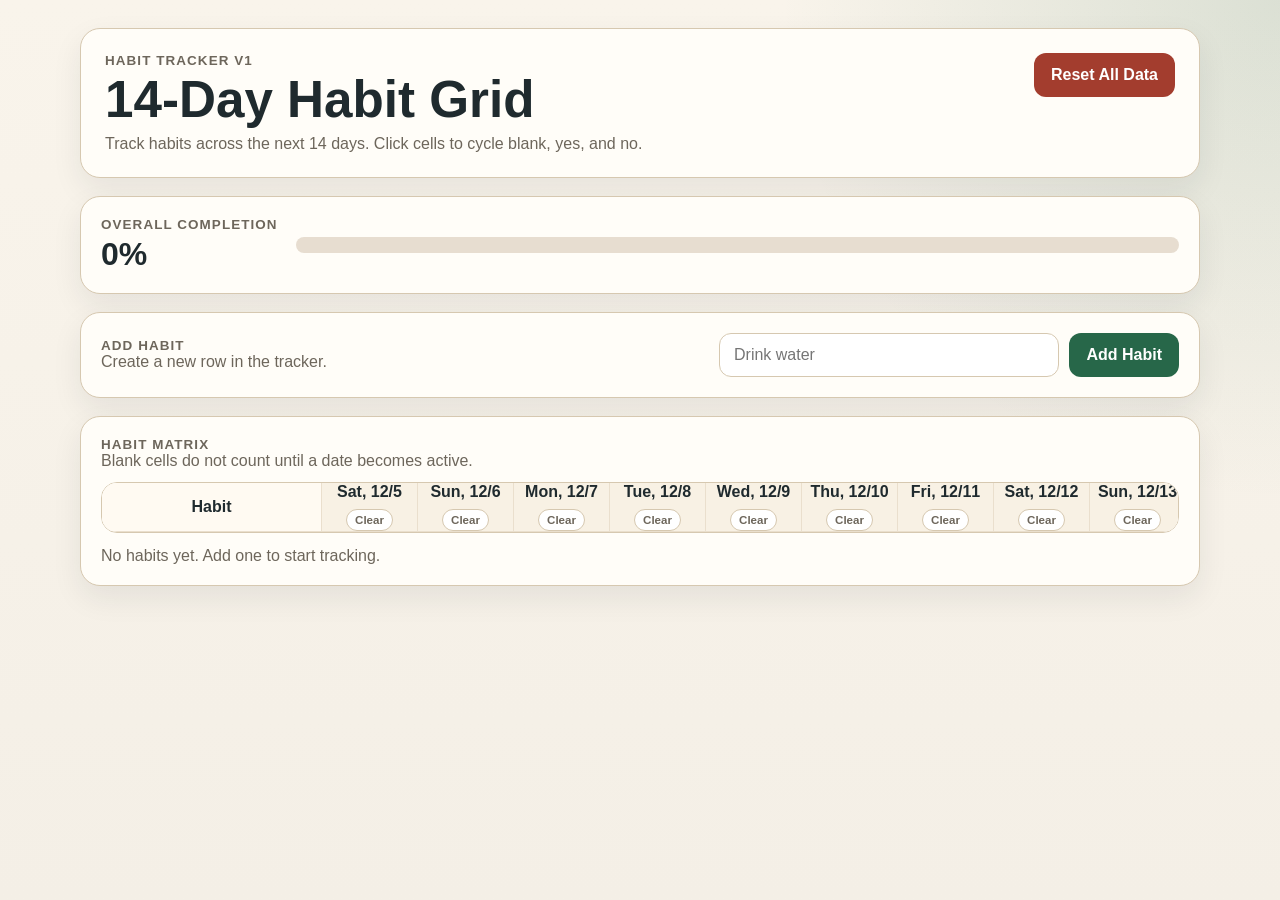
<file: habit-tracker_v1/index.html>
<!DOCTYPE html>
<html lang="en">
<head>
  <meta charset="UTF-8">
  <meta name="viewport" content="width=device-width, initial-scale=1.0">
  <title>Habit Tracker v1</title>
  <link rel="stylesheet" href="styles.css">
</head>
<body>
  <main class="app-shell">
    <header class="app-header">
      <div>
        <p class="eyebrow">Habit Tracker v1</p>
        <h1>14-Day Habit Grid</h1>
        <p class="subcopy">Track habits across the next 14 days. Click cells to cycle blank, yes, and no.</p>
      </div>
      <button id="resetButton" class="button button-danger" type="button">Reset All Data</button>
    </header>

    <section class="panel progress-panel" aria-labelledby="progressTitle">
      <div class="progress-copy">
        <p id="progressTitle" class="panel-label">Overall Completion</p>
        <p id="progressText" class="progress-text">0%</p>
      </div>
      <div class="progress-track" aria-hidden="true">
        <div id="progressFill" class="progress-fill"></div>
      </div>
    </section>

    <section class="panel controls-panel" aria-labelledby="addHabitTitle">
      <div class="controls-copy">
        <p id="addHabitTitle" class="panel-label">Add Habit</p>
        <p class="panel-subcopy">Create a new row in the tracker.</p>
      </div>
      <div class="add-habit-form">
        <label class="sr-only" for="habitInput">Habit name</label>
        <input id="habitInput" type="text" maxlength="80" placeholder="Drink water">
        <button id="addHabitButton" class="button" type="button">Add Habit</button>
      </div>
    </section>

    <section class="panel grid-panel" aria-labelledby="gridTitle">
      <div class="grid-header">
        <div>
          <p id="gridTitle" class="panel-label">Habit Matrix</p>
          <p class="panel-subcopy">Blank cells do not count until a date becomes active.</p>
        </div>
      </div>
      <div class="table-wrap">
        <table class="habit-table">
          <thead id="tableHead"></thead>
          <tbody id="tableBody"></tbody>
        </table>
      </div>
      <p id="emptyState" class="empty-state" hidden>No habits yet. Add one to start tracking.</p>
    </section>
  </main>

  <script src="script.js"></script>
</body>
</html>
</file>
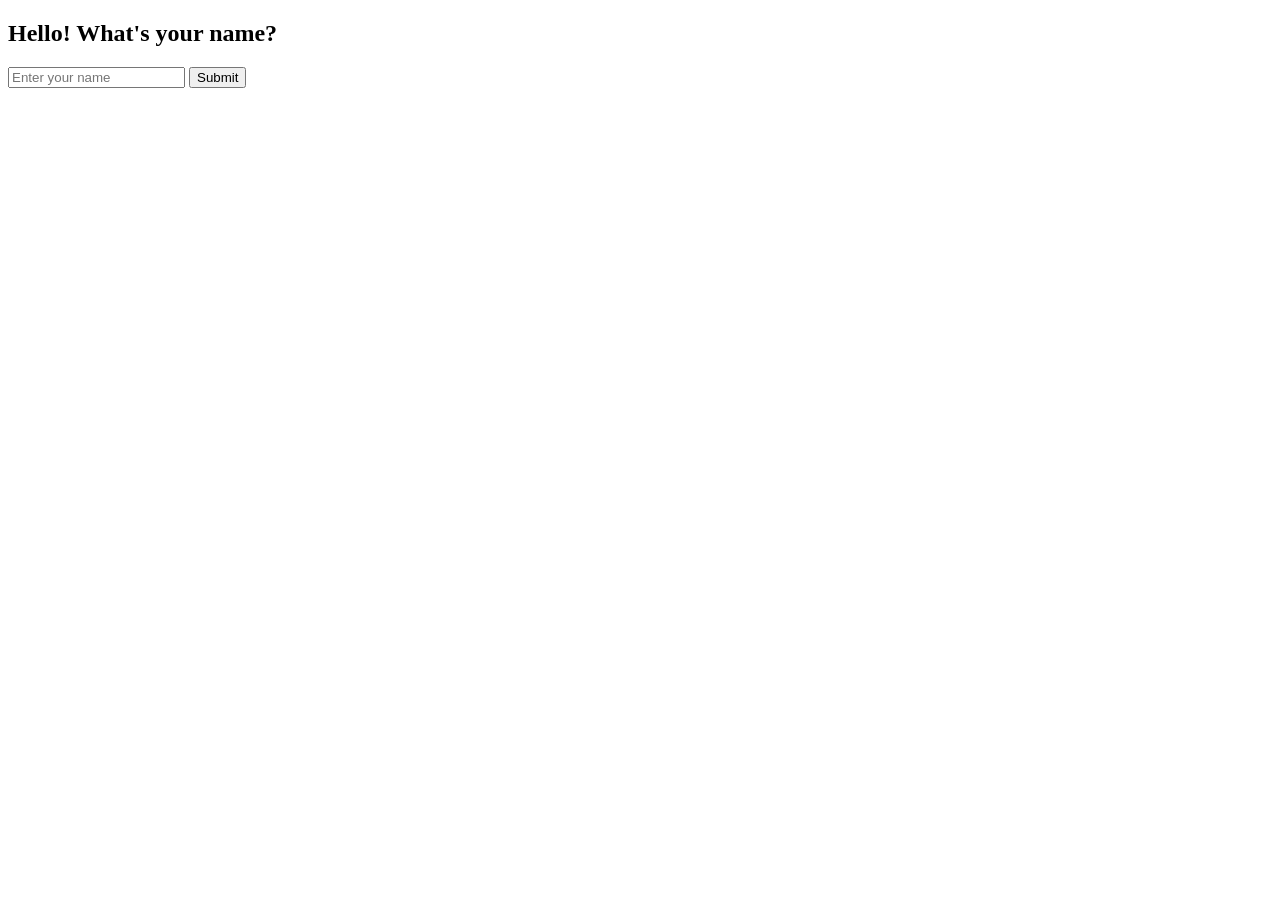
<file: web_app_hello_world/index.html>
<!DOCTYPE html>
<html>
<head>
    <title>Hello App</title>
</head>
<body>
    <h2>Hello! What's your name?</h2>

    <input type="text" id="nameInput" placeholder="Enter your name">
    <button onclick="sayHello()">Submit</button>

    <p id="output"></p>

    <script src="script.js"></script>
</body>
</html>
</file>
<file: habit-tracker_v1/styles.css>
:root {
  --bg: #f4efe6;
  --panel: #fffdf8;
  --panel-border: #d6c8b0;
  --ink: #1f2a2e;
  --muted: #6d665b;
  --accent: #276749;
  --accent-soft: #d7eadc;
  --danger: #a33d2e;
  --danger-soft: #f6ddd7;
  --shadow: rgba(31, 42, 46, 0.08);
  --blank: #fffaf0;
  --yes: #dff3e5;
  --no: #f8e0dc;
}

* {
  box-sizing: border-box;
}

body {
  margin: 0;
  font-family: "Avenir Next", "Segoe UI", sans-serif;
  color: var(--ink);
  background:
    radial-gradient(circle at top right, rgba(39, 103, 73, 0.14), transparent 32%),
    linear-gradient(180deg, #f9f4eb 0%, var(--bg) 100%);
  min-height: 100vh;
}

button,
input {
  font: inherit;
}

.app-shell {
  width: min(1120px, calc(100% - 32px));
  margin: 0 auto;
  padding: 28px 0 40px;
}

.app-header,
.panel {
  background: var(--panel);
  border: 1px solid var(--panel-border);
  border-radius: 20px;
  box-shadow: 0 12px 30px var(--shadow);
}

.app-header {
  display: flex;
  justify-content: space-between;
  gap: 16px;
  align-items: flex-start;
  padding: 24px;
  margin-bottom: 18px;
}

.eyebrow,
.panel-label {
  margin: 0;
  font-size: 0.84rem;
  font-weight: 700;
  text-transform: uppercase;
  letter-spacing: 0.08em;
  color: var(--muted);
}

h1 {
  margin: 8px 0 10px;
  font-size: clamp(2rem, 4vw, 3.2rem);
  line-height: 0.95;
}

.subcopy,
.panel-subcopy {
  margin: 0;
  color: var(--muted);
}

.progress-panel,
.controls-panel,
.grid-panel {
  padding: 20px;
  margin-bottom: 18px;
}

.progress-panel {
  display: grid;
  grid-template-columns: auto 1fr;
  gap: 18px;
  align-items: center;
}

.progress-text {
  margin: 4px 0 0;
  font-size: 2rem;
  font-weight: 800;
}

.progress-track {
  width: 100%;
  height: 16px;
  border-radius: 999px;
  background: #e7ddd0;
  overflow: hidden;
}

.progress-fill {
  height: 100%;
  width: 0%;
  background: linear-gradient(90deg, #2f855a, #5aa96d);
  border-radius: inherit;
  transition: width 0.18s ease;
}

.controls-panel {
  display: flex;
  justify-content: space-between;
  gap: 16px;
  align-items: center;
}

.add-habit-form {
  display: flex;
  gap: 10px;
  width: min(460px, 100%);
}

input[type="text"] {
  flex: 1;
  border: 1px solid var(--panel-border);
  border-radius: 12px;
  padding: 12px 14px;
  background: #fff;
  color: var(--ink);
}

input[type="text"]:focus {
  outline: 2px solid rgba(39, 103, 73, 0.2);
  border-color: var(--accent);
}

.button {
  border: 1px solid transparent;
  border-radius: 12px;
  padding: 12px 16px;
  background: var(--accent);
  color: #fff;
  cursor: pointer;
  font-weight: 700;
}

.button:hover {
  filter: brightness(0.96);
}

.button-danger {
  background: var(--danger);
}

.grid-header {
  margin-bottom: 12px;
}

.table-wrap {
  overflow: auto;
  border: 1px solid var(--panel-border);
  border-radius: 16px;
  background: #fff;
}

.habit-table {
  width: 100%;
  border-collapse: separate;
  border-spacing: 0;
  min-width: 960px;
}

.habit-table th,
.habit-table td {
  border-right: 1px solid #eadfcd;
  border-bottom: 1px solid #eadfcd;
  text-align: center;
  padding: 0;
}

.habit-table thead th {
  position: sticky;
  top: 0;
  z-index: 3;
  background: #f8f1e4;
}

.habit-table thead th:first-child,
.habit-name-cell {
  position: sticky;
  left: 0;
  z-index: 2;
  background: #fffaf2;
}

.habit-table thead th:first-child {
  z-index: 4;
}

.corner-cell {
  min-width: 220px;
  padding: 16px;
  text-align: left;
  font-weight: 800;
}

.date-header {
  min-width: 96px;
  padding: 10px 8px;
}

.date-label {
  display: block;
  font-weight: 700;
}

.clear-date-button {
  margin-top: 8px;
  border: 1px solid var(--panel-border);
  border-radius: 999px;
  background: #fff;
  color: var(--muted);
  font-size: 0.72rem;
  padding: 4px 8px;
  cursor: pointer;
}

.habit-name-cell {
  min-width: 220px;
  padding: 12px 14px;
  text-align: left;
}

.habit-row-main {
  display: flex;
  justify-content: space-between;
  align-items: center;
  gap: 10px;
}

.habit-name {
  font-weight: 700;
  overflow-wrap: anywhere;
}

.remove-button {
  border: 1px solid var(--panel-border);
  border-radius: 10px;
  background: var(--danger-soft);
  color: var(--danger);
  padding: 8px 10px;
  cursor: pointer;
  font-size: 0.84rem;
  font-weight: 700;
}

.status-button {
  width: 100%;
  min-height: 62px;
  border: 0;
  background: var(--blank);
  cursor: pointer;
  font-size: 1.35rem;
  font-weight: 800;
  color: var(--ink);
}

.status-button[data-state="yes"] {
  background: var(--yes);
  color: var(--accent);
}

.status-button[data-state="no"] {
  background: var(--no);
  color: var(--danger);
}

.status-button:hover {
  filter: brightness(0.98);
}

.empty-state {
  margin: 14px 0 0;
  color: var(--muted);
}

.sr-only {
  position: absolute;
  width: 1px;
  height: 1px;
  padding: 0;
  margin: -1px;
  overflow: hidden;
  clip: rect(0, 0, 0, 0);
  white-space: nowrap;
  border: 0;
}

@media (max-width: 820px) {
  .app-header,
  .controls-panel,
  .progress-panel {
    grid-template-columns: 1fr;
    flex-direction: column;
    align-items: stretch;
  }

  .add-habit-form {
    width: 100%;
    flex-direction: column;
  }

  .button,
  .button-danger {
    width: 100%;
  }
}
</file>
